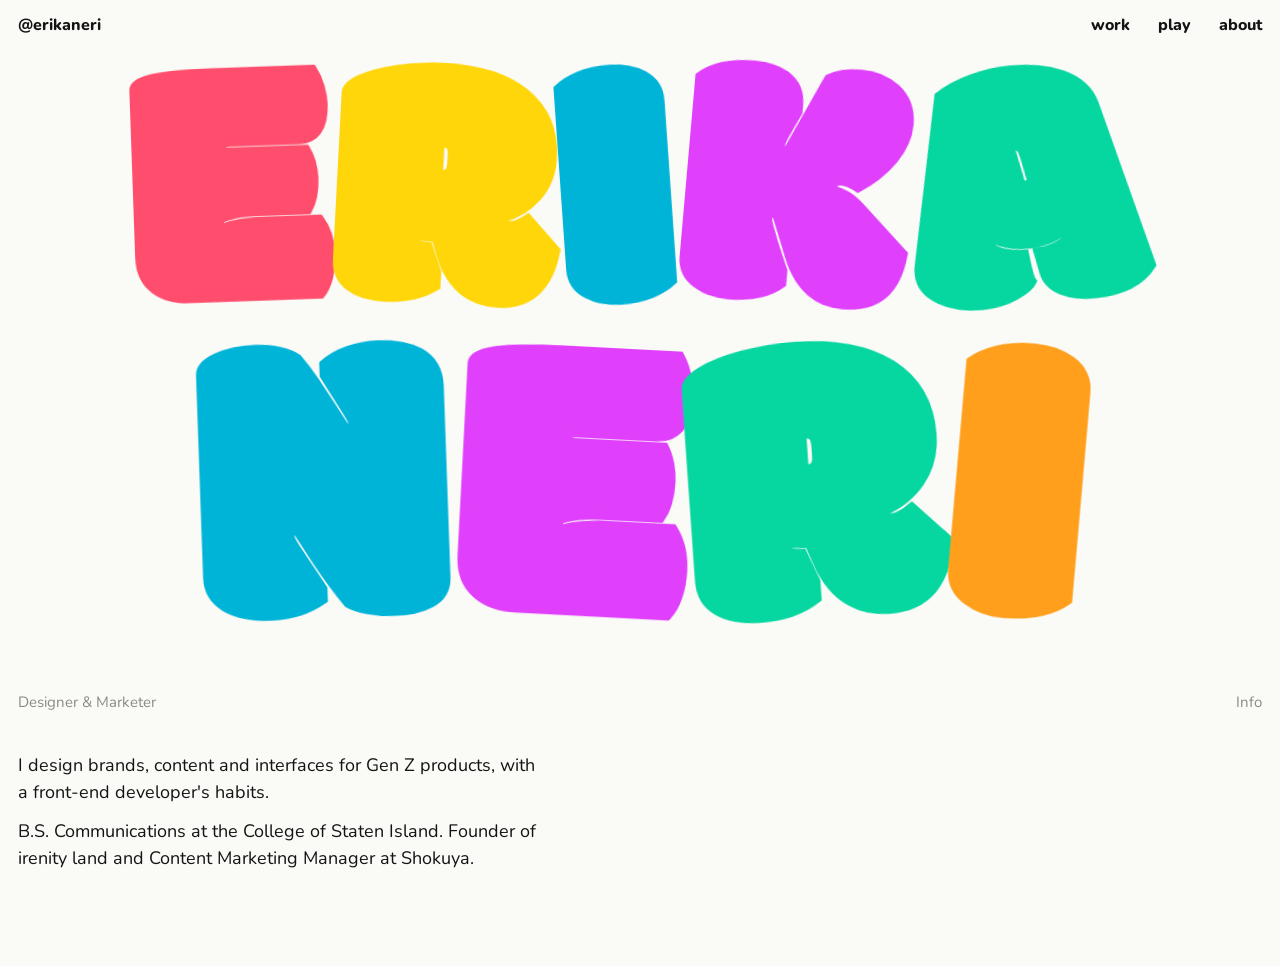
<file: index.html>
<!DOCTYPE html>
<html lang="en">
<head>
<meta charset="utf-8">
<title>Erika Neri</title>
<meta http-equiv="refresh" content="0; url=home.html">
<link rel="canonical" href="home.html">
</head>
<body>
<a href="home.html">Continue to Erika Neri's portfolio</a>
</body>
</html>
</file>
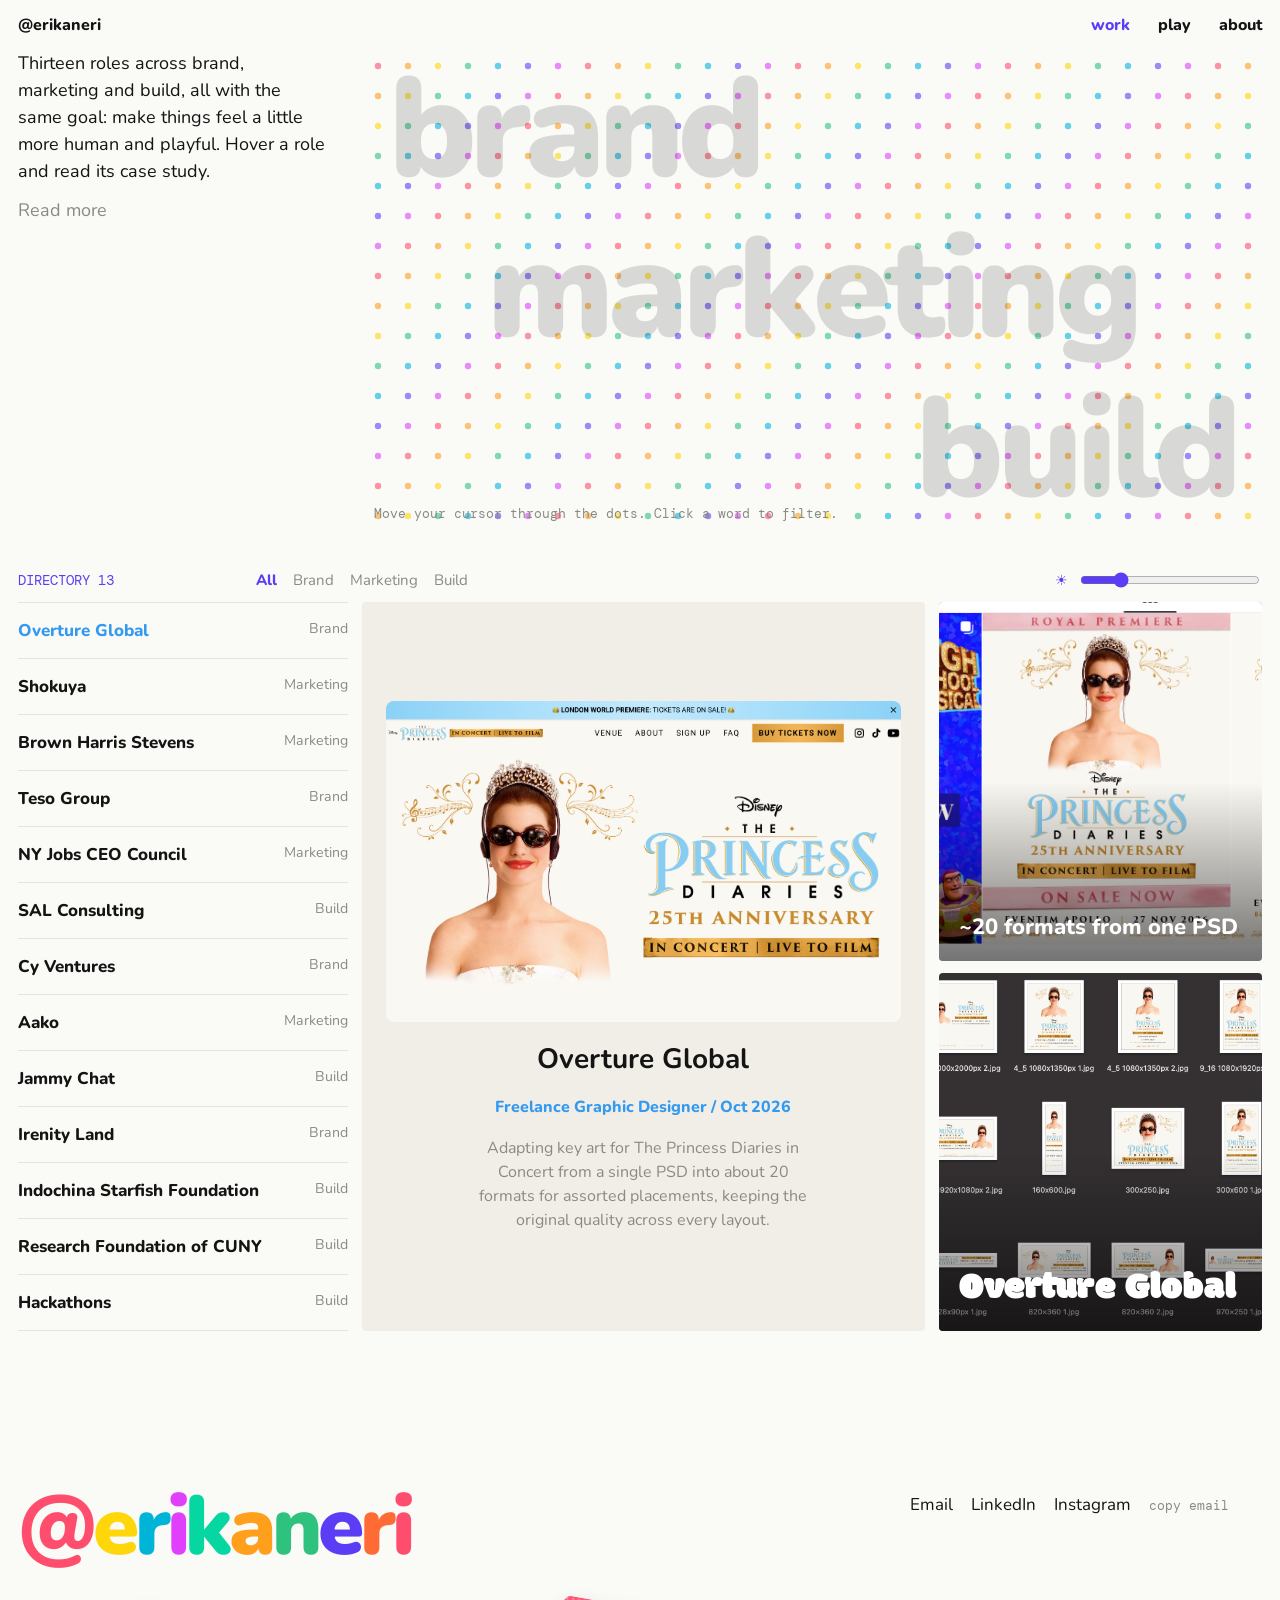
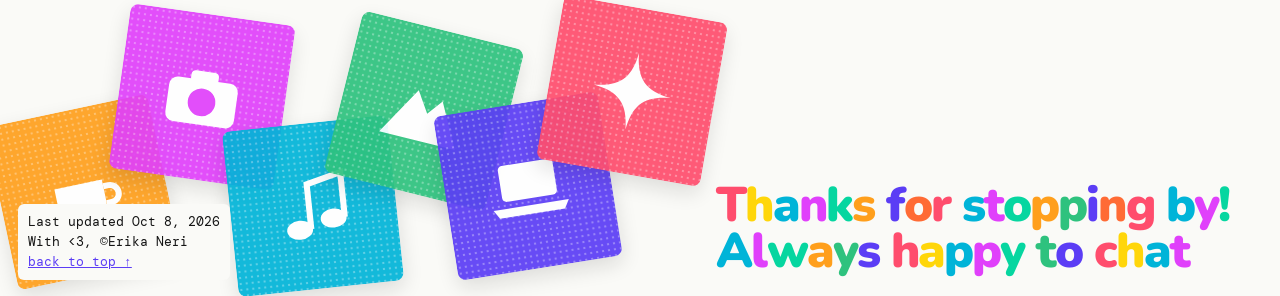
<file: work.html>
<!DOCTYPE html>
<html lang="en">
<head>
<meta charset="utf-8">
<meta name="viewport" content="width=device-width, initial-scale=1, viewport-fit=cover">
<title>Erika Neri | Work</title>
<link rel="stylesheet" href="https://fonts.googleapis.com/css2?family=Modak&family=Nunito:wght@400;600;800;900&family=DM+Mono&display=swap">
<link rel="stylesheet" href="style.css">
<link rel="stylesheet" href="work.css">
</head>
<body>
<nav><a class="h" href="home.html">@erikaneri</a><a class="on" href="work.html">work</a><a href="play.html">play</a><a href="about.html">about</a></nav>

<div class="main">
  <div class="bio">
    <p>Thirteen roles across brand, marketing and build, all with the same goal: make things feel a little more human and playful. Hover a role and read its case study.</p>
    <a href="about.html">Read more</a>
  </div>

  <section class="wk-hero" id="wkhero" aria-label="Filter work by word">
    <canvas id="dots"></canvas>
    <div class="words">
      <button data-f="Brand" style="--c:#ff4d6d">brand</button>
      <button data-f="Marketing" style="--c:#00b4d8">marketing</button>
      <button data-f="Build" style="--c:#2ec27e">build</button>
    </div>
    <span class="hint">Move your cursor through the dots. Click a word to filter.</span>
  </section>

  <div class="bar" id="work">
    <span>DIRECTORY <span id="count"></span></span>
    <span class="f" id="filters"></span>
    <span class="sun">☀<input type="range" id="sun" min="0" max="100" value="20" aria-label="Background warmth"></span>
  </div>

  <ul class="dir" id="dir"></ul>
  <div class="stage" id="stage"></div>
  <div class="side" id="side"></div>
</div>
<div class="cs-cursor" id="csCursor" aria-hidden="true">Read case study ↗</div>
<script src="images.js"></script>
<script src="projects.js"></script>
<script src="work.js"></script>
<script src="cursor.js"></script>
<script src="footer.js"></script>
</body>
</html>
</file>
<file: style.css>
:root{
  box-sizing:border-box;
  --bg:#fafaf7; --ink:#141414; --mute:#8a8a85; --line:#e4e3dd; --panel:#f1eee8; --accent:#5b3df5;
  padding-top:env(safe-area-inset-top,0px); padding-bottom:env(safe-area-inset-bottom,0px);
}
@media (prefers-color-scheme:dark){:root:not([data-theme="light"]){--bg:#161615;--ink:#f4f3ee;--mute:#9a9a94;--line:#2b2b29;--panel:#222120;--accent:#a99bff}}
:root[data-theme="dark"]{--bg:#161615;--ink:#f4f3ee;--mute:#9a9a94;--line:#2b2b29;--panel:#222120;--accent:#a99bff}
html{scroll-padding-top:env(safe-area-inset-top,0px)}
*{box-sizing:border-box}
body{margin:0;background:var(--bg);color:var(--ink);font-family:'Nunito',system-ui,sans-serif;transition:background .4s}
a{color:inherit;text-decoration:none}

/* top nav */
nav{display:flex;gap:28px;align-items:baseline;padding:14px 18px;font-weight:800}
nav .h{margin-right:auto}
nav a.on{color:var(--accent)}

/* bubble hero */
.hero{padding:0 1.5vw;user-select:none;-webkit-user-select:none;touch-action:pan-y}
.row{display:flex;justify-content:center;gap:.5vw;line-height:.72;font-family:'Modak','Impact','Arial Black',sans-serif;font-size:min(29vw,40vh);height:.78em}
.row.two{font-size:min(34vw,46vh)}
.row span{display:inline-block;cursor:pointer;color:var(--c);transition:transform .25s cubic-bezier(.3,1.6,.5,1),color .2s;transform:translateY(var(--y,0)) scale(var(--s,1)) rotate(var(--r,0deg));will-change:transform;-webkit-text-stroke:.02em var(--c)}
.row span.pop{animation:pop .5s}
@keyframes pop{30%{transform:scale(1.35,.7)}60%{transform:scale(.85,1.2)}}
.stage b{color:var(--pc);font-weight:800}
.bio small{display:block;color:var(--mute);font-size:15px;line-height:1.5;margin-bottom:12px}
.caption{display:flex;justify-content:space-between;padding:6px 18px 40px;color:var(--mute);font-size:15px}

/* body layout */
.main{display:grid;grid-template-columns:minmax(260px,330px) 1fr minmax(0,26%);grid-template-rows:auto auto;gap:0 14px;padding:0 18px 60px}
.bio{grid-column:1;font-size:18px;line-height:1.5;padding-right:20px}
.bio p{margin:0 0 12px}
.bio a{color:var(--mute)}
.bar{grid-column:1/-1;display:flex;align-items:center;gap:22px;margin:40px 0 12px;font-family:'DM Mono',monospace;font-size:14px;color:var(--accent)}
.bar .f{margin-left:120px;display:flex;gap:16px;font-family:'Nunito',sans-serif;font-size:15px}
.bar .f button{all:unset;cursor:pointer;color:var(--mute)}
.bar .f button.on{color:var(--accent);font-weight:800}
.bar .sun{margin-left:auto;display:flex;align-items:center;gap:10px}
.bar input{accent-color:var(--accent);width:180px}
.dir{grid-column:1;margin:0;padding:0;list-style:none}
.dir li{border-top:1px solid var(--line);padding:16px 0;font-weight:800;font-size:17px;cursor:pointer;display:flex;justify-content:space-between}
.dir li:last-child{border-bottom:1px solid var(--line)}
.dir li small{font-weight:400;color:var(--mute)}
.dir li.on{color:var(--pc)}
.stage{grid-column:2;grid-row:3;min-height:480px;background:var(--panel);border-radius:4px;display:flex;align-items:center;justify-content:center;flex-direction:column;gap:18px;transition:background .3s;padding:24px;text-align:center}
.stage .blob{width:150px;height:150px;background:var(--pc);border-radius:46% 54% 60% 40%/50% 40% 60% 50%;transition:border-radius .6s,background .3s;cursor:pointer}
.stage .blob:hover{border-radius:60% 40% 40% 60%/40% 60% 40% 60%;transform:rotate(12deg)}
.stage h2{margin:0;font-size:28px}
.stage p{margin:0;max-width:34ch;color:var(--mute);line-height:1.5}
.side{grid-column:3;grid-row:3;display:flex;flex-direction:column;gap:12px}
.card{flex:1;min-height:230px;border-radius:4px;padding:20px;display:flex;align-items:flex-end;font-weight:800;font-size:22px;line-height:1.15;transition:background .3s}
.card.a{background:var(--pc);color:#fff}
.card.b{background:var(--panel);font-family:'Modak','Impact',sans-serif;font-weight:400;font-size:38px;color:var(--pc)}

@media (max-width:820px){
  .main{grid-template-columns:1fr}
  .bio,.dir,.stage,.side,.bar{grid-column:1;grid-row:auto}
  .bar{flex-wrap:wrap;gap:12px}.bar .f{margin-left:0}.bar .sun{margin-left:0}
  .stage{margin:20px 0;min-height:340px}.side{flex-direction:row}.card{min-height:160px}
}
@media (prefers-reduced-motion:reduce){.row span,.stage .blob{transition:none}.row span.pop{animation:none}}
.about{max-width:560px;padding:0 18px 60px}
nav{position:relative;z-index:20}
.hero{padding-top:2.5vw}

/* footer */
.ft{position:relative;margin-top:70px;min-height:clamp(380px,34vw,520px);overflow:hidden;padding-bottom:env(safe-area-inset-bottom,0px)}
.ft-handle{position:absolute;left:18px;top:24px;z-index:1;white-space:nowrap;font-weight:900;font-size:clamp(44px,6.5vw,96px);letter-spacing:-.05em;line-height:1}
.ft-handle span{display:inline-block;transition:transform .3s cubic-bezier(.3,1.6,.5,1),color .2s}
.ft-handle span:hover{transform:translateY(-.08em) rotate(-6deg);color:var(--c)}
.ft-pile{position:absolute;left:0;bottom:0;width:min(58%,820px);height:78%}
.tile{position:absolute;width:clamp(110px,13vw,190px);aspect-ratio:1;border-radius:8px;display:flex;align-items:center;justify-content:center;cursor:pointer;opacity:.92;background:radial-gradient(rgba(255,255,255,.32) 1px,transparent 1.6px) 0 0/6px 6px,var(--c);box-shadow:0 8px 20px rgba(0,0,0,.12);transform:rotate(var(--r));transition:transform .3s cubic-bezier(.3,1.6,.5,1)}
.tile svg{width:52%;height:auto;fill:#fff}
.tile:hover{transform:rotate(calc(var(--r) + 7deg)) translateY(-8px) scale(1.05)}
.tile.pop{animation:tpop .45s}
@keyframes tpop{40%{transform:rotate(var(--r)) scale(1.15,.88)}70%{transform:rotate(var(--r)) scale(.95,1.06)}}
.ft-meta{position:absolute;left:18px;bottom:16px;z-index:5;padding:8px 10px;border-radius:6px;background:var(--bg);font-family:'DM Mono',monospace;font-size:13px;line-height:1.55}
.ft-meta button{all:unset;cursor:pointer;color:var(--accent);text-decoration:underline}
.ft-links{position:absolute;right:4%;top:32px;z-index:5;display:flex;gap:18px;align-items:baseline;font-size:17px}
.ft-links a:hover{color:var(--accent);text-decoration:underline}
.ft-links button{all:unset;cursor:pointer;font-family:'DM Mono',monospace;font-size:13px;color:var(--mute)}
.ft-links button:hover{color:var(--accent)}
.ft-thanks{position:absolute;right:4%;bottom:22px;z-index:2;font-weight:900;font-size:clamp(28px,3.8vw,56px);line-height:.95;letter-spacing:-.04em}
.ft-handle span,.ft-thanks span{display:inline-block;color:var(--c);transition:transform .3s cubic-bezier(.3,1.6,.5,1)}
.ft-thanks span:hover{transform:translateY(-.08em) rotate(-6deg)}
.ft :focus-visible{outline:3px solid var(--accent);outline-offset:3px}
@media (max-width:820px){
  .ft{min-height:0;display:flex;flex-direction:column;gap:18px;padding:24px 18px}
  .ft-handle,.ft-links,.ft-thanks,.ft-meta{position:static}
  .ft-handle{order:1;font-size:clamp(44px,14vw,72px)}.ft-links{order:2;flex-wrap:wrap}
  .ft-pile{order:3;position:relative;width:100%;height:250px}.tile{width:30vw}
  .ft-thanks{order:4;font-size:34px}.ft-meta{order:5;padding:0}
}
@media (prefers-reduced-motion:reduce){.tile,.ft-handle span,.ft-thanks{transition:none}.tile.pop{animation:none}}

/* trailing cursor dot (all pages) */
.dot{position:fixed;left:0;top:0;width:26px;height:26px;border-radius:50%;background:var(--accent);opacity:.55;pointer-events:none;z-index:50;transform:translate(-100px,-100px);transition:opacity .2s}
@media (pointer:coarse){.dot{display:none}}
</file>
<file: work.css>
.main .bio{grid-row:1}
.wk-hero{grid-column:2/-1;grid-row:1;position:relative;height:clamp(320px,38vw,480px);overflow:hidden;border-radius:4px}
.wk-hero canvas{position:absolute;inset:0;width:100%;height:100%}
.words{position:absolute;inset:0;display:flex;flex-direction:column;justify-content:space-around;padding:0 3%;pointer-events:none}
.words button{all:unset;pointer-events:auto;cursor:pointer;font-weight:900;font-size:clamp(64px,11vw,150px);letter-spacing:-.04em;line-height:.9;color:var(--ink);opacity:.14;transition:opacity .25s,color .25s,transform .35s cubic-bezier(.3,1.6,.5,1)}
.words button:nth-child(2){align-self:center}
.words button:nth-child(3){align-self:flex-end}
.words button:hover,.words button.on{opacity:1;color:var(--c);transform:scale(1.04) rotate(-1.5deg)}
.words button:focus-visible{outline:3px solid var(--c);outline-offset:4px;opacity:1}
.wk-hero .hint{position:absolute;left:12px;bottom:8px;font-family:'DM Mono',monospace;font-size:13px;color:var(--mute);pointer-events:none}
@media (max-width:820px){
  .wk-hero{grid-column:1;grid-row:auto;height:340px;margin:20px 0}
  .words button{font-size:22vw}
}
@media (prefers-reduced-motion:reduce){.words button{transition:none}}
.cs-cursor{position:fixed;left:0;top:0;z-index:60;pointer-events:none;padding:14px 20px;border-radius:999px;color:#fff;font-weight:800;font-size:14px;white-space:nowrap;transform:scale(0);box-shadow:0 6px 18px rgba(0,0,0,.2)}
@media (pointer:fine){.dir li,.stage{cursor:none}}
@media (pointer:coarse){.cs-cursor{display:none}}

.stage{min-height:640px}
.stage .pimg{position:relative;width:100%;max-width:560px;aspect-ratio:16/10;border-radius:8px;overflow:hidden;display:flex;align-items:center;justify-content:center}
.stage .pimg .pi{position:absolute;inset:0;width:100%;height:100%;object-fit:cover;display:block}
.stage .pimg.has-img .blob{display:none}
.side .card{position:relative;overflow:hidden}
.card .pi{position:absolute;inset:0;width:100%;height:100%;object-fit:cover}
.card .lab{position:relative;z-index:2}
.card.has-img{padding:0}
.card.has-img:after{content:'';position:absolute;inset:0;background:linear-gradient(transparent 50%,rgba(0,0,0,.55))}
.card.has-img .lab{padding:20px;color:#fff}
.stage .pimg.soon{background:radial-gradient(rgba(255,255,255,.3) 1px,transparent 1.6px) 0 0/6px 6px,var(--pc)}
.stage .pimg.soon .blob{display:none}
.stage .pimg.soon:after{content:'coming soon';font-family:'Modak','Impact',sans-serif;font-size:clamp(34px,4.5vw,60px);color:#fff}
.card.soon:before{content:'coming soon';position:absolute;top:16px;left:20px;font-family:'DM Mono',monospace;font-size:12px;opacity:.8}
.miss{position:absolute;left:8px;right:8px;bottom:8px;z-index:3;padding:4px 8px;border-radius:6px;background:rgba(0,0,0,.45);color:#fff;font:12px/1.3 'DM Mono',monospace;text-align:center}
</file>
